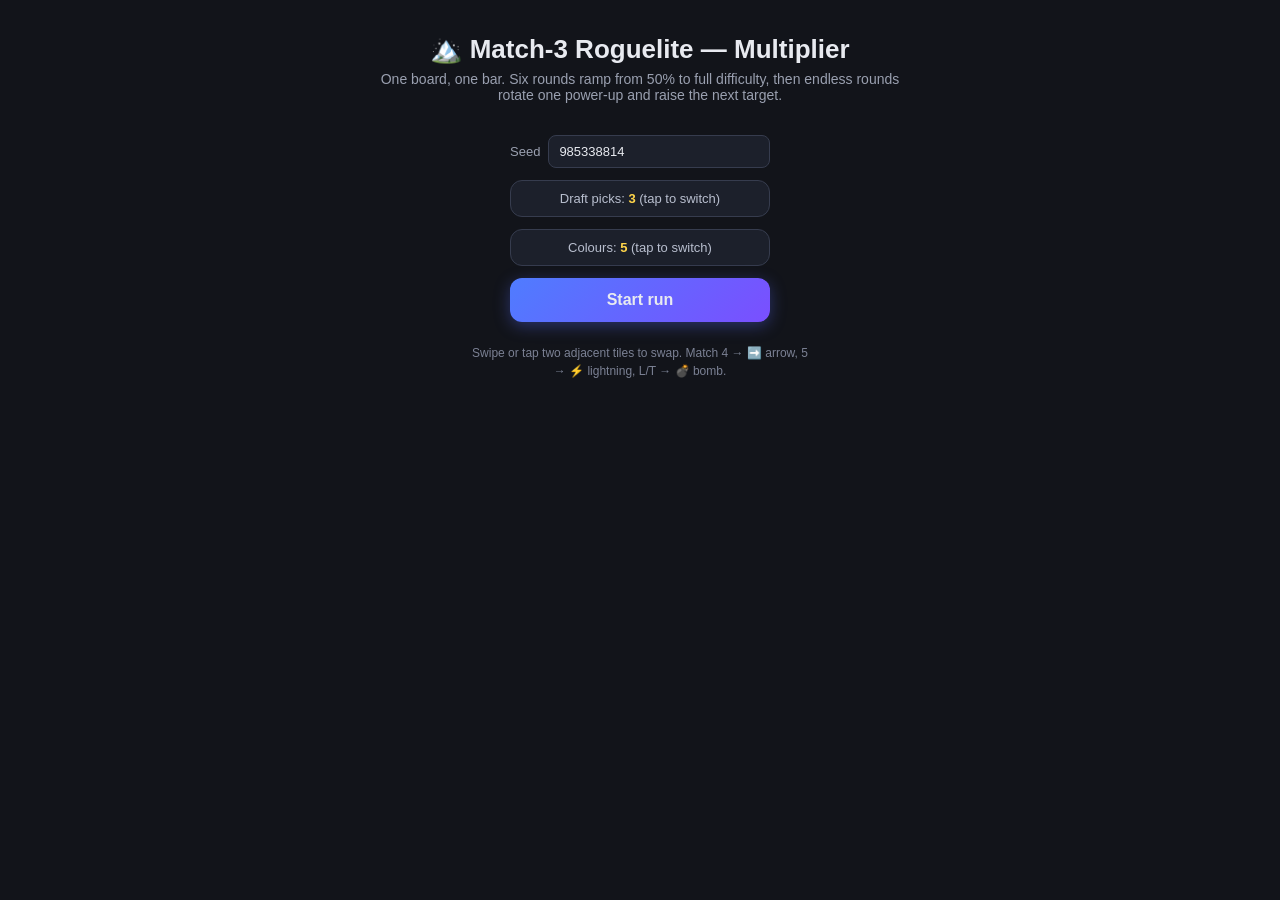
<file: index.html>
<!DOCTYPE html>
<html lang="en">
<head>
  <meta charset="utf-8">
  <meta name="viewport" content="width=device-width, initial-scale=1, maximum-scale=1, user-scalable=no">
  <title>Match-3 Roguelite — Multiplier</title>
  <link rel="stylesheet" href="styles.css">
</head>
<body>
  <div id="root"></div>
  <script src="vendor/react.min.js"></script>
  <script src="vendor/react-dom.min.js"></script>
  <script src="vendor/htm.min.js"></script>
  <script src="app.js"></script>
</body>
</html>
</file>
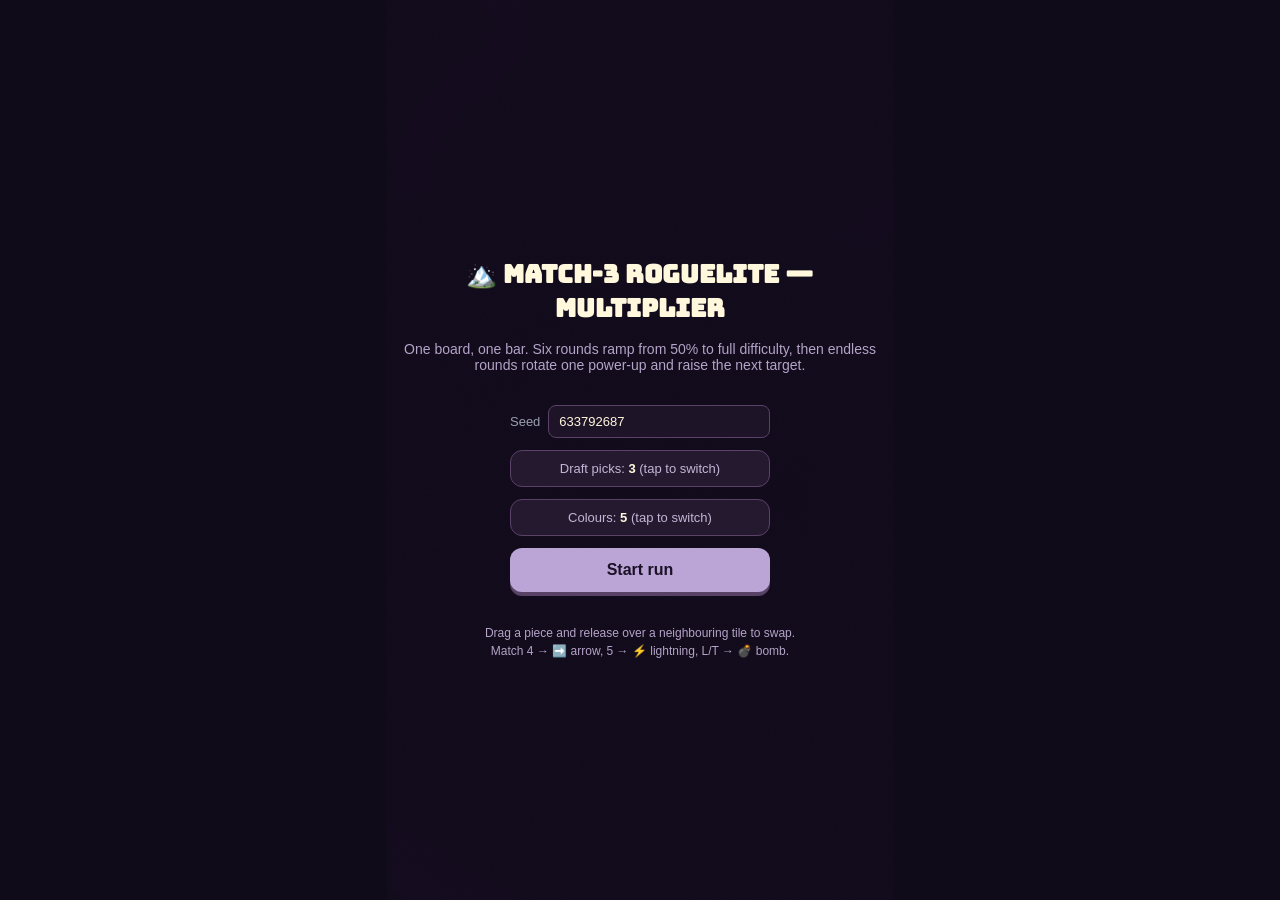
<file: canvas/index.html>
<!doctype html>
<html lang="en">
<head>
  <meta charset="utf-8">
  <meta name="viewport" content="width=device-width, initial-scale=1">
  <title>Match-3 Roguelite — Multiplier Canvas</title>
  <link rel="stylesheet" href="../styles.css">
  <style>
    @font-face { font-family: Anton; src: url('./Anton-Regular.ttf') format('truetype'); }
    @font-face { font-family: Bungee; src: url('./Bungee-Regular.ttf') format('truetype'); }
    html, body { margin: 0; width: 100%; height: 100%; background: #100b19; color: #fff8dd; }
    body { display: grid; place-items: center; overflow: hidden; }
    #stage { position: relative; width: min(100vw, 56.28vh); aspect-ratio: 941 / 1672; }
    @supports (height: 100dvh) { #stage { width: min(100vw, 56.28dvh); } }
    #background, #root, .canvas-game, #game { position: absolute; inset: 0; width: 100%; height: 100%; }
    #background { pointer-events: none; }
    #game { display: block; touch-action: none; outline: none; }
    #game:focus-visible { outline: 2px solid #a090c7; outline-offset: -2px; }
    .canvas-controls, .canvas-ui { position: absolute; inset: 0; pointer-events: none; }
    .canvas-controls button, .canvas-ui button, .canvas-ui input, .canvas-ui textarea { pointer-events: auto; }
    button { background: #25192f; border-color: #594168; color: #fff8dd; }
    button:focus-visible { outline: 2px solid #fff8dd; outline-offset: 2px; }
    button.primary { background: #bba5d6; color: #1b1126; box-shadow: 0 4px 0 #584366; }
    button:disabled { opacity: .3; cursor: default; }
    .power-hit { position: absolute; top: 86.6%; width: 13.18%; height: 7.24%; padding: 0; border: 2px solid transparent; border-radius: 5px; background: transparent; }
    .power-hit.active { border-color: #a090c7; }
    .power-pages { position: absolute; top: 94.7%; left: 25%; width: 50%; display: flex; align-items: center; justify-content: space-between; color: #a090c7; font-size: 11px; }
    .power-pages button { padding: 0 14px; font-size: 23px; line-height: 24px; background: transparent; border: 0; }
    .power-info { position: absolute; bottom: 15.4%; left: 8%; width: 84%; border: 1px solid #594168; border-radius: 8px; padding: 10px; background: #170f23f5; text-align: center; font-size: 12px; }
    .power-info p { margin-top: 4px; color: #c5b7d7; line-height: 1.4; }
    .canvas-fast { position: absolute; top: 2%; right: 9%; padding: 4px; }
    .canvas-ui .screen { min-height: 0; height: 100%; width: 100%; overflow-y: auto; pointer-events: auto; background: #130c1deb; justify-content: center; padding: 20px 16px; gap: 10px; }
    .canvas-ui h1 { font-family: Bungee, sans-serif; font-size: clamp(18px, 4vw, 25px); }
    .canvas-ui h2, .draft-inline-title, .discard-heading { font-family: Anton, sans-serif; letter-spacing: .04em; }
    .canvas-ui .sub, .canvas-ui .hint, .panel p, .card-desc { color: #b4a4c8; }
    .menu-box { margin-top: 8px; max-width: 100%; }
    .menu-box input { color: #fff8dd; background: #1d1428; border-color: #594168; }
    .toggle { color: #c4b5d6; }
    .toggle b, .discard-multiplier, .draft-inline-title { color: #fff8dd; }
    .card, .panel, .discard-panel { background: linear-gradient(145deg, #2a1d36, #180f24); border-color: #594168; }
    .canvas-ui .overlay { position: absolute; pointer-events: auto; background: #0c0812c4; padding: 12px; }
    .canvas-ui .panel { padding: 20px; }
    .canvas-ui .discard-panel { max-height: 100%; }
    .canvas-ui .discard-panel .cards { flex-shrink: 1; }
    .canvas-ui .draft-inline { position: absolute; bottom: 0; height: 34%; margin: 0; padding: 10px 12px; overflow-y: auto; pointer-events: auto; background: #130c1dee; border-top: 1px solid #463254; }
    .canvas-ui .draft-inline .cards { flex-direction: row; gap: 6px; }
    .canvas-ui .draft-inline .card { padding: 10px 8px; }
    .canvas-ui .draft-inline .card-desc { font-size: 11px; }
    .canvas-ui .draft-inline .card-tag { top: 8px; right: 8px; padding: 2px; }
    .canvas-ui .draft-inline .card-tag.legendary { position: static; }
    .phase-draft.has-board #game { transform: scale(.76); transform-origin: center top; }
    .phase-draft.has-board .canvas-controls { display: none; }
    .canvas-ui .end-stats, .end-stats b { color: #fff8dd; }
    .canvas-ui .seedline { color: #a090c7; }
    @media (max-height: 650px) {
      .canvas-ui .screen { justify-content: flex-start; }
    }
  </style>
</head>
<body>
  <main id="stage">
    <canvas id="background" width="941" height="1672" aria-hidden="true"></canvas>
    <div id="root"></div>
  </main>
  <script src="../vendor/react.min.js"></script>
  <script src="../vendor/react-dom.min.js"></script>
  <script src="../vendor/htm.min.js"></script>
  <script src="render.js"></script>
  <script src="../app.js"></script>
  <script>
    // Canvas explosions clear together, so refills need no stagger or chain wait.
    CONFIG.BOOM_STAGGER_MS = 0;
    CONFIG.CHAIN_STAGGER_MS = 0;
    CONFIG.CASCADE_SPEED_STEP = Math.sqrt(1.4);
    CONFIG.SCORE_SETTLE_MS = 1000;
    CONFIG.SCORE_TRANSFER_MS = 360;
  </script>
</body>
</html>
</file>
<file: styles.css>
* { box-sizing: border-box; margin: 0; padding: 0; }
html, body { height: 100%; }
body {
  background: #12141a; color: #e8eaf0;
  font-family: -apple-system, BlinkMacSystemFont, "Segoe UI", Roboto, sans-serif;
  -webkit-user-select: none; user-select: none;
  -webkit-tap-highlight-color: transparent;
  overscroll-behavior: none;
}
#root { height: 100%; }

.screen {
  min-height: 100vh; max-width: 560px; margin: 0 auto;
  display: flex; flex-direction: column; align-items: center;
  padding: 16px 12px calc(16px + env(safe-area-inset-bottom));
}
h1 { font-size: 26px; margin: 18px 0 6px; text-align: center; }
h2 { font-size: 20px; }
.sub { color: #9aa0b0; font-size: 14px; margin-bottom: 14px; text-align: center; }
.hint { color: #7b8194; font-size: 12px; margin-top: 22px; text-align: center; line-height: 1.5; max-width: 340px; }

.stats { margin-top: 20px; display: flex; flex-direction: column; align-items: center; gap: 10px; }
.stats-body { background: #1a1e28; border: 1px solid #2c3242; border-radius: 12px; padding: 12px 14px; }
.stats table { border-collapse: collapse; font-size: 12px; }
.stats th, .stats td { padding: 4px 9px; text-align: right; }
.stats th { color: #7b8194; font-weight: 600; text-transform: uppercase; font-size: 10px; letter-spacing: .06em; }
.stats tr + tr td { border-top: 1px solid #262c3a; }
.stats-buttons { display: flex; gap: 8px; justify-content: center; margin-top: 10px; }
.stats-buttons button { font-size: 12px; padding: 6px 12px; }
.rawdata {
  width: 100%; height: 90px; margin-top: 10px; font: 10px monospace;
  color: #b8bece; background: #12141a; border: 1px solid #363c4e; border-radius: 8px; padding: 6px;
}
.seedline { color: #565c6e; font-size: 11px; margin-top: 14px; }

button {
  font: inherit; color: inherit; border: 1px solid #363c4e; border-radius: 12px;
  background: #1c202b; padding: 10px 16px; cursor: pointer;
}
button:active { transform: scale(0.97); }
button.primary {
  background: linear-gradient(135deg, #4f7cff, #7a4fff); border: none;
  font-weight: 700; padding: 13px 22px; box-shadow: 0 4px 16px rgba(90, 110, 255, .35);
}
.toggle { font-size: 13px; color: #b8bece; }
.toggle b { color: #ffd54a; }

/* ------- menu ------- */
.menu-box { display: flex; flex-direction: column; gap: 12px; margin-top: 18px; width: 260px; }
.menu-box label { display: flex; align-items: center; gap: 8px; font-size: 13px; color: #9aa0b0; }
.menu-box input {
  flex: 1; font: inherit; color: #e8eaf0; background: #1c202b;
  border: 1px solid #363c4e; border-radius: 8px; padding: 8px 10px; min-width: 0;
}

/* ------- draft ------- */
.draft-head { display: flex; align-items: center; gap: 10px; margin-top: 8px; flex-wrap: wrap; justify-content: center; }
.cards { display: flex; flex-direction: column; gap: 12px; width: 100%; max-width: 380px; }
.card {
  display: flex; flex-direction: column; align-items: flex-start; gap: 4px;
  text-align: left; padding: 14px 16px; position: relative;
  background: linear-gradient(160deg, #1e2330, #171b25);
  border: 1px solid #3a4258; border-radius: 16px;
  transition: border-color .15s;
}
.card.cascade { background: linear-gradient(160deg, #3b2026, #21161a); border-color: #91414b; }
.card.score { background: linear-gradient(160deg, #243a27, #172119); border-color: #4f8257; }
.card.extend { background: linear-gradient(160deg, #20364a, #16222e); border-color: #477ca8; }
.card:active { border-color: #7a92ff; }
.card-icon { font-size: 30px; display: flex; align-items: center; gap: 6px; }
.card-name { font-weight: 700; font-size: 16px; }
.card-desc { color: #9aa0b0; font-size: 13px; line-height: 1.4; }
.card-tag {
  position: absolute; top: 12px; right: 14px; font-size: 10px; text-transform: uppercase;
  letter-spacing: .08em; padding: 3px 8px; border-radius: 99px;
}
.card-tag.category-tag { font-size: 15px; line-height: 1; letter-spacing: 0; }
.card-tag.score { background: #303a2a; color: #a4d47a; }
.card-tag.legendary { left: 14px; right: auto; background: #3a3320; color: #ffd54a; box-shadow: 0 0 8px rgba(255,213,74,.3); }
.card-tag.cascade { background: #3a2a2a; color: #ff9a7a; }
.card-tag.extend { background: #2a323a; color: #7ac0ff; }

.build { margin-top: 20px; text-align: center; }
.build-title { font-size: 11px; text-transform: uppercase; letter-spacing: .1em; color: #7b8194; margin-bottom: 8px; }

/* ------- chips ------- */
.chip-row { display: flex; flex-wrap: wrap; gap: 6px; justify-content: center; }
.chip {
  display: inline-flex; align-items: center; gap: 4px;
  background: #1e2330; border: 1px solid #363c4e; border-radius: 99px;
  padding: 5px 10px; font-size: 16px; line-height: 1;
}
.chip b { font-size: 11px; color: #ffd54a; }
.chip.used { opacity: .35; filter: grayscale(1); }
.chip.active { border-color: #7a92ff; }
.chip-info {
  font-size: 12px; color: #b8bece; background: #1c202b; border: 1px solid #363c4e;
  border-radius: 10px; padding: 6px 12px; margin-bottom: 8px; text-align: center;
}
.dot { width: 11px; height: 11px; border-radius: 50%; display: inline-block; border: 1px solid rgba(255,255,255,.5); }

/* ------- level ------- */
.level-screen { justify-content: flex-start; gap: 12px; }
.hud {
  width: 100%; max-width: 420px; display: flex; align-items: center; gap: 12px;
  background: #1a1e28; border: 1px solid #2c3242; border-radius: 14px; padding: 10px 14px;
}
.hud-lv { display: flex; flex-direction: column; font-size: 13px; font-weight: 700; color: #9aa0b0; white-space: nowrap; }
.hud-mult { color: #ffd54a; font-size: 12px; font-weight: 900; margin-top: 3px; }
.hud-score { flex: 1; }
.bar { height: 8px; background: #262c3a; border-radius: 99px; overflow: hidden; }
.fill { height: 100%; background: linear-gradient(90deg, #4f7cff, #9c5bff); border-radius: 99px; transition: width .3s; }
.nums { font-size: 13px; font-weight: 600; margin-top: 4px; }
.mult { color: #ffd54a; font-weight: 800; }
.hud-moves { font-size: 17px; font-weight: 800; white-space: nowrap; }
.fastbadge { padding: 4px 8px; font-size: 14px; border-color: #ffd54a; border-radius: 8px; }
.hud-moves.low {
  color: #fff; background: #a82a22; border-radius: 9px; padding: 3px 9px;
  animation: pulse 1s infinite;
}
@keyframes pulse { 50% { opacity: .5; } }

.fillmeter {
  width: 100%; max-width: 420px; display: flex; align-items: center; gap: 8px;
  background: #1a1e28; border: 1px solid #2c3242; border-radius: 10px; padding: 6px 12px;
  margin-top: -4px;
}
.fill-icon { font-size: 14px; }
.fill-bar { flex: 1; height: 7px; background: #262c3a; border-radius: 99px; overflow: hidden; }
.fill-fill { height: 100%; background: linear-gradient(90deg, #46c261, #9be15d); border-radius: 99px; transition: width .3s; }
.fill-fill.mfill { background: linear-gradient(90deg, #ff9d4d, #ffd54a); }
.fill-nums { font-size: 11px; font-weight: 700; color: #9aa0b0; font-variant-numeric: tabular-nums; }
.fill-mult { font-size: 13px; font-weight: 800; color: #ffd54a; }

.board-wrap { position: relative; }
/* low-moves danger vignette: pulses faster as moves run out */
.board-wrap.danger::after {
  content: ''; position: absolute; inset: -6px; border-radius: 16px;
  pointer-events: none; z-index: 8;
  box-shadow: inset 0 0 24px rgba(255, 70, 60, .55), 0 0 18px rgba(255, 70, 60, .35);
  animation: dangerPulse 1.6s ease-in-out infinite;
}
.board-wrap.d2::after { animation-duration: 1.1s; box-shadow: inset 0 0 30px rgba(255, 70, 60, .7), 0 0 22px rgba(255, 70, 60, .45); }
.board-wrap.d1::after { animation-duration: .65s; box-shadow: inset 0 0 38px rgba(255, 60, 50, .85), 0 0 28px rgba(255, 60, 50, .6); }
@keyframes dangerPulse { 50% { opacity: .25; } }
.board { position: relative; touch-action: none; border-radius: 12px; overflow: visible; }
/* amplitude comes from --shake-amp (px), set inline by the engine */
.board.shake { animation: shake .3s; }
@keyframes shake {
  15% { transform: translate(calc(var(--shake-amp) * -1), calc(var(--shake-amp) * .5)); }
  35% { transform: translate(var(--shake-amp), calc(var(--shake-amp) * -.7)); }
  55% { transform: translate(calc(var(--shake-amp) * -.7), calc(var(--shake-amp) * -.5)); }
  75% { transform: translate(calc(var(--shake-amp) * .5), calc(var(--shake-amp) * .4)); }
  90% { transform: translate(calc(var(--shake-amp) * -.2), 0); }
}
.bgcell {
  position: absolute; border-radius: 8px; background: rgba(255,255,255,.028);
  display: flex; align-items: center; justify-content: center; font-size: 13px;
}
.bgcell.alt { background: rgba(255,255,255,.055); }
.bgcell.mark { box-shadow: inset 0 0 0 2px #ffd54a; background: rgba(255,213,74,.12); }
.bgcell.pin { box-shadow: inset 0 0 0 2px #ff7ac8; background: rgba(255,122,200,.14); }
.bgcell.tri { box-shadow: inset 0 0 0 2px #58e0d0; background: rgba(88,224,208,.14); }
.cellmark {
  position: absolute; z-index: 6; pointer-events: none;
  display: inline-flex; align-items: center; gap: 2px;
  font-size: 10px; font-weight: 800; line-height: 1;
  background: rgba(18,20,26,.92); border-radius: 8px; padding: 2px 5px;
  transform: translate(-3px,-3px);
}
.cellmark.pinata { border: 1px solid #ff7ac8; color: #ffb3de; }
.cellmark.triple { border: 1px solid #58e0d0; color: #8df0e4; }

.tile { position: absolute; padding: 2.5px; transition: transform .22s cubic-bezier(.3,.7,.35,1.1); will-change: transform; }
.tin {
  width: 100%; height: 100%; border-radius: 9px; position: relative;
  display: flex; align-items: center; justify-content: center;
  box-shadow: inset 0 -3px 0 rgba(0,0,0,.25), inset 0 2px 0 rgba(255,255,255,.18);
}
.bg0 { background: linear-gradient(160deg, #ff5b4d, #de1a0a); --glow: #ff4b3a; }
.bg1 { background: linear-gradient(160deg, #ffdf3d, #f5a000); --glow: #ffcf24; }
.bg2 { background: linear-gradient(160deg, #3fe36c, #0aa73e); --glow: #2edd5c; }
.bg3 { background: linear-gradient(160deg, #4aa4ff, #0f5be3); --glow: #3d97ff; }
.bg4 { background: linear-gradient(160deg, #c257ff, #7c14ea); --glow: #b544ff; }
.bg5 { background: linear-gradient(160deg, #ffa02e, #e85c02); --glow: #ff9421; }
.tin.sel { outline: 3px solid #fff; outline-offset: -1px; }
.tin.sp { box-shadow: inset 0 -3px 0 rgba(0,0,0,.25), inset 0 2px 0 rgba(255,255,255,.18), 0 0 10px rgba(255,255,255,.55); }
.tin.pop { animation: pop .15s forwards; }
@keyframes pop {
  40% { transform: scale(1.2); }
  100% { transform: scale(0); opacity: 0; }
}
/* clear-cause variants: same duration family, distinct silhouettes */
.tin.pop.boom { animation: popBoom .28s forwards; }
@keyframes popBoom {
  25% { transform: scale(1.25); filter: brightness(2) saturate(1.4); box-shadow: 0 0 18px rgba(255,150,60,.95); }
  100% { transform: scale(1.6); opacity: 0; filter: brightness(2.4); }
}
.tin.pop.zap { animation: popZap .3s forwards; }
@keyframes popZap {
  20% { filter: brightness(3) hue-rotate(180deg); transform: scale(1.1); box-shadow: 0 0 16px rgba(140,200,255,1); }
  45% { filter: brightness(1.2); transform: scale(1.05); }
  70% { filter: brightness(3); transform: scale(1.15); }
  100% { transform: scale(.4); opacity: 0; filter: brightness(3); }
}
.tin.pop.line { animation: popLine .22s forwards; }
@keyframes popLine {
  40% { transform: scaleY(1.25) scaleX(.85); filter: brightness(1.8); }
  100% { transform: scale(1.3, .1); opacity: 0; }
}
.tin.pop.sweep { animation: popSweep .26s forwards; }
@keyframes popSweep {
  35% { transform: scale(1.2) rotate(8deg); filter: brightness(1.7); }
  100% { transform: scale(.2) rotate(-25deg) translateY(-14px); opacity: 0; }
}
/* clearing SPECIALS: bigger pop with a flash of the piece's own colour
   (declared after the kind variants so it wins the cascade for .sp tiles) */
.tin.sp.pop { animation: popSpecial .25s forwards; }
@keyframes popSpecial {
  30% { transform: scale(1.35); filter: brightness(2.2); box-shadow: 0 0 24px var(--glow), 0 0 44px var(--glow); }
  100% { transform: scale(0); opacity: 0; filter: brightness(2.5); }
}
.particle {
  position: absolute; z-index: 6; pointer-events: none;
  width: 8px; height: 8px; margin: -4px 0 0 -4px; border-radius: 50%;
  box-shadow: 0 0 6px var(--glow);
  animation: partFly .5s ease-out forwards;
}
@keyframes partFly {
  to { transform: translate(var(--dx), var(--dy)) scale(.25); opacity: 0; }
}
.tin.pop.lava { animation: popLava .3s forwards; }
@keyframes popLava {
  30% { filter: brightness(1.7) saturate(2) sepia(.4) hue-rotate(-30deg); }
  100% { transform: translateY(12px) scale(.25); opacity: 0; filter: brightness(2.2) hue-rotate(-40deg); }
}
.tin.wiggle { animation: wiggle .35s; }
@keyframes wiggle {
  20% { transform: translateX(-4px); } 40% { transform: translateX(4px); }
  60% { transform: translateX(-3px); } 80% { transform: translateX(2px); }
}
.tin.cflash { animation: cflash .6s; }
@keyframes cflash {
  0% { filter: brightness(3); transform: scale(1.15); }
  100% { filter: brightness(1); transform: scale(1); }
}
.wavefx {
  position: absolute; z-index: 7; pointer-events: none;
  border: 3px solid rgba(255,210,120,.9); border-radius: 50%;
  box-shadow: 0 0 12px rgba(255,180,80,.6), inset 0 0 12px rgba(255,180,80,.4);
  transform: scale(.12); opacity: 0;
  animation: waveExpand .55s ease-out forwards;
}
@keyframes waveExpand {
  10% { opacity: 1; }
  100% { transform: scale(1); opacity: 0; }
}
.tin.fresh { animation: spawn .35s cubic-bezier(.2,1.6,.4,1); }
@keyframes spawn { from { transform: scale(.2); } to { transform: scale(1); } }
.tin.chest { background: linear-gradient(160deg, #d9a556, #8a5a1d); }
.tin.chomper {
  background: radial-gradient(circle at 35% 30%, #6ee7de, #0f766e 75%);
  border-radius: 50%;
  box-shadow: inset 0 -3px 0 rgba(0,0,0,.3), inset 0 2px 0 rgba(255,255,255,.25), 0 0 10px rgba(45,212,191,.45);
}
.tin.chomper .spe { font-size: 1.25em; }
.tin.chomping { animation: chompBite .5s; }
@keyframes chompBite {
  20% { transform: scale(1.3) rotate(-14deg); }
  45% { transform: scale(.85) rotate(12deg); }
  70% { transform: scale(1.18) rotate(-7deg); }
  100% { transform: scale(1) rotate(0); }
}
.tin.vol { animation: volPulse .9s infinite; }
@keyframes volPulse {
  0%, 100% { box-shadow: inset 0 -3px 0 rgba(0,0,0,.25), inset 0 2px 0 rgba(255,255,255,.18), 0 0 4px rgba(255,90,60,.5); }
  50% { box-shadow: inset 0 -3px 0 rgba(0,0,0,.25), inset 0 2px 0 rgba(255,255,255,.18), 0 0 14px rgba(255,90,60,.95); }
}
.spe { font-size: 60%; }
.tin .spe { font-size: 1.15em; text-shadow: 0 1px 3px rgba(0,0,0,.6); }
.cd {
  position: absolute; top: -3px; right: -3px; background: #12141a; color: #ffd54a;
  border: 1px solid #ffd54a; border-radius: 50%; width: 16px; height: 16px;
  font-size: 10px; font-weight: 800; display: flex; align-items: center; justify-content: center;
}
.boostbadge {
  position: absolute; bottom: 1px; left: 3px;
  font-size: 10px; font-weight: 800; line-height: 1;
  color: #fff; text-shadow: 0 1px 2px rgba(0,0,0,.85), 0 0 4px rgba(0,0,0,.5);
  pointer-events: none;
}
.boostbadge.gold { color: #ffd54a; }

.fx {
  position: absolute; transform: translate(-50%, -50%); pointer-events: none;
  font-weight: 800; font-size: 17px; color: #fff; text-shadow: 0 2px 6px rgba(0,0,0,.8);
  animation: floatUp .8s ease-out forwards; z-index: 5;
}
.fx.gold { color: #ffd54a; text-shadow: 0 2px 6px rgba(0,0,0,.8), 0 0 12px rgba(255,213,74,.45); }
.fx.big { font-size: 24px; }
.fx.emoji { font-size: 20px; }
.fx.combo {
  font-size: 21px; color: #ff9d4d; letter-spacing: .02em;
  text-shadow: 0 2px 8px rgba(0,0,0,.9), 0 0 14px rgba(255,140,50,.5);
  animation: comboPop 1s ease-out forwards;
}
@keyframes comboPop {
  0% { opacity: 0; transform: translate(-50%, -50%) scale(.5); }
  18% { opacity: 1; transform: translate(-50%, -50%) scale(1.25); }
  30% { transform: translate(-50%, -50%) scale(1); }
  75% { opacity: 1; }
  100% { opacity: 0; transform: translate(-50%, -140%); }
}
@keyframes floatUp { from { opacity: 1; } to { opacity: 0; transform: translate(-50%, -220%); } }

.callouts {
  position: fixed; top: 34%; left: 0; right: 0; display: flex;
  flex-direction: column; align-items: center; gap: 6px; pointer-events: none; z-index: 20;
}
.callout {
  background: rgba(20, 23, 32, .92); border: 1px solid #4a5268; border-radius: 12px;
  padding: 10px 18px; font-size: 17px; font-weight: 800;
  animation: calloutIn 1.5s ease-out forwards;
}
.callout.danger {
  background: rgba(120, 20, 14, .95); border-color: #ff5a4c; color: #fff;
  font-size: 20px; box-shadow: 0 0 24px rgba(255, 70, 60, .5);
}
@keyframes calloutIn {
  0% { opacity: 0; transform: scale(.7); } 12% { opacity: 1; transform: scale(1.05); }
  20% { transform: scale(1); } 80% { opacity: 1; } 100% { opacity: 0; transform: translateY(-14px); }
}

.powerbar { width: 100%; max-width: 420px; display: flex; flex-direction: column; align-items: center; }

/* ------- overlays / end ------- */
.overlay {
  position: fixed; inset: 0; background: rgba(8, 10, 15, .72); z-index: 30;
  display: flex; align-items: center; justify-content: center; padding: 20px;
}
.panel {
  background: #1a1e28; border: 1px solid #3a4258; border-radius: 18px;
  padding: 26px 28px; text-align: center; display: flex; flex-direction: column; gap: 12px;
  animation: panelIn .25s cubic-bezier(.2,1.4,.4,1);
}
@keyframes panelIn { from { transform: scale(.8); opacity: 0; } }
.panel p { color: #9aa0b0; font-size: 14px; }

.end { justify-content: center; }
.end-stats { display: flex; flex-direction: column; gap: 6px; align-items: center; margin: 14px 0 6px; font-size: 15px; color: #b8bece; }
.end-stats b { color: #fff; font-size: 19px; }
.end-buttons { display: flex; gap: 10px; margin-top: 22px; }
.end-export { margin-top: 14px; display: flex; flex-direction: column; align-items: center; gap: 8px; width: 100%; max-width: 380px; }
.end-export button { font-size: 13px; padding: 8px 14px; color: #b8bece; }

/* ---- persistent-board fork: run-long progress bar with checkpoint ticks ---- */
.bar.runbar { position: relative; height: 10px; overflow: visible; }
.bar.runbar .fill { border-radius: 99px; }
.cp-tick {
  position: absolute; top: -3px; bottom: -3px; width: 3px; margin-left: -1px;
  background: #4a5164; border-radius: 2px; transition: background .3s, box-shadow .3s;
}
.cp-tick.done { background: #ffd54a; box-shadow: 0 0 6px #ffd54a99; }
/* ---- persistent-board fork: inline mid-run draft (board stays visible) ---- */
.draft-inline { width: 100%; max-width: 520px; margin-top: 10px; animation: dslide .25s ease; }
@keyframes dslide { from { opacity: 0; transform: translateY(12px); } to { opacity: 1; transform: none; } }
.draft-inline-title { text-align: center; font-size: 14px; font-weight: 800; color: #ffd54a; margin-bottom: 8px; }
.draft-inline .cards { display: flex; flex-direction: row; gap: 8px; align-items: stretch; max-width: none; }
.draft-inline .card { flex: 1; min-width: 0; padding: 10px 8px; gap: 4px; }
.draft-inline .card-icon { font-size: 22px; }
.draft-inline .card-name { font-size: 12.5px; }
.draft-inline .card-desc { font-size: 11px; line-height: 1.35; }
.draft-inline .card-tag { font-size: 9.5px; }
.draft-inline .card-tag.category-tag { font-size: 14px; }
.discard-overlay { padding: 12px; animation: discardFadeIn .22s ease-out; }
.discard-overlay.closing { animation: discardFadeOut .2s ease-in forwards; pointer-events: none; }
.discard-panel {
  width: 100%; max-width: 520px; max-height: calc(100vh - 24px); overflow: hidden;
  background: #1a1e28; border: 1px solid #3a4258; border-radius: 18px; padding: 14px 12px;
  display: flex; flex-direction: column; align-items: center; gap: 7px;
  animation: discardPanelIn .25s cubic-bezier(.2,1.4,.4,1);
}
.discard-overlay.closing .discard-panel { animation: discardPanelOut .2s ease-in forwards; }
@keyframes discardFadeIn { from { opacity: 0; } }
@keyframes discardFadeOut { to { opacity: 0; } }
@keyframes discardPanelIn { from { opacity: 0; transform: translateY(18px) scale(.92); } }
@keyframes discardPanelOut { to { opacity: 0; transform: translateY(12px) scale(.96); } }
.discard-heading { color: #9aa0b0; font-size: 12px; font-weight: 800; letter-spacing: .12em; }
.discard-multiplier { color: #ffd54a; font-size: 48px; line-height: 1; font-weight: 900; }
.discard-multiplier.punch { animation: multiplierPunch .38s cubic-bezier(.2,1.5,.4,1); }
@keyframes multiplierPunch {
  35% { transform: translateX(-3px) rotate(-2deg) scale(1.22); }
  55% { transform: translateX(3px) rotate(2deg) scale(.96); }
  75% { transform: translateX(-2px) rotate(-1deg) scale(1.06); }
}
.discard-target {
  color: #fff; background: #252b3a; border: 1px solid #4a5268; border-radius: 10px;
  padding: 7px 12px; font-size: 20px; font-weight: 800; text-align: center;
}
.discard-target b { color: #ffd54a; font-size: 1.15em; }
.discard-rule {
  color: #fff0ae; background: linear-gradient(135deg, rgba(255,213,74,.11), rgba(122,79,255,.12));
  border: 1px solid rgba(255,213,74,.3); border-radius: 99px; padding: 6px 12px;
  font-size: 12px; font-weight: 900; letter-spacing: .025em; text-align: center;
  box-shadow: inset 0 1px rgba(255,255,255,.06), 0 4px 12px rgba(0,0,0,.16);
}
.discard-panel .cards {
  max-width: none; min-height: 0; overflow-y: auto;
  display: grid; grid-template-columns: repeat(2, minmax(0, 1fr)); gap: 6px;
}
.discard-panel .card { min-width: 0; padding: 8px; gap: 3px; }
.discard-panel .card.selected { border-color: #ff6b61; box-shadow: 0 0 12px rgba(255, 90, 76, .3); }
.discard-panel .card-icon { font-size: 20px; }
.discard-panel .card-name { font-size: 12.5px; }
.discard-toggle { width: 100%; margin-top: 3px; padding: 6px; color: #ff8c84; border-color: #8f4148; font-size: 11px; font-weight: 900; }
.discard-toggle.selected { color: #fff; background: #a82a22; border-color: #ff6b61; }
.discard-proceed { width: 100%; max-width: 380px; margin-top: 2px; }
/* Every cascade is another 1.2× faster. */
.cascade-fast .board.shake { animation-duration: calc(.3s * var(--cascade-time-scale)); }
.cascade-fast .tile { transition-duration: calc(.22s * var(--cascade-time-scale)); }
.cascade-fast .tin.pop { animation-duration: calc(.15s * var(--cascade-time-scale)); }
.cascade-fast .tin.pop.boom { animation-duration: calc(.28s * var(--cascade-time-scale)); }
.cascade-fast .tin.pop.zap, .cascade-fast .tin.pop.lava { animation-duration: calc(.3s * var(--cascade-time-scale)); }
.cascade-fast .tin.pop.line { animation-duration: calc(.22s * var(--cascade-time-scale)); }
.cascade-fast .tin.pop.sweep { animation-duration: calc(.26s * var(--cascade-time-scale)); }
.cascade-fast .tin.sp.pop { animation-duration: calc(.25s * var(--cascade-time-scale)); }
.cascade-fast .particle, .cascade-fast .tin.chomping { animation-duration: calc(.5s * var(--cascade-time-scale)); }
.cascade-fast .tin.wiggle, .cascade-fast .tin.fresh { animation-duration: calc(.35s * var(--cascade-time-scale)); }
.cascade-fast .tin.cflash { animation-duration: calc(.6s * var(--cascade-time-scale)); }
.cascade-fast .wavefx { animation-duration: calc(.55s * var(--cascade-time-scale)); }
.cascade-fast .fx { animation-duration: calc(.8s * var(--cascade-time-scale)); }
.cascade-fast .fx.combo { animation-duration: calc(1s * var(--cascade-time-scale)); }
.cascade-fast .callout { animation-duration: calc(1.5s * var(--cascade-time-scale)); }
</file>
